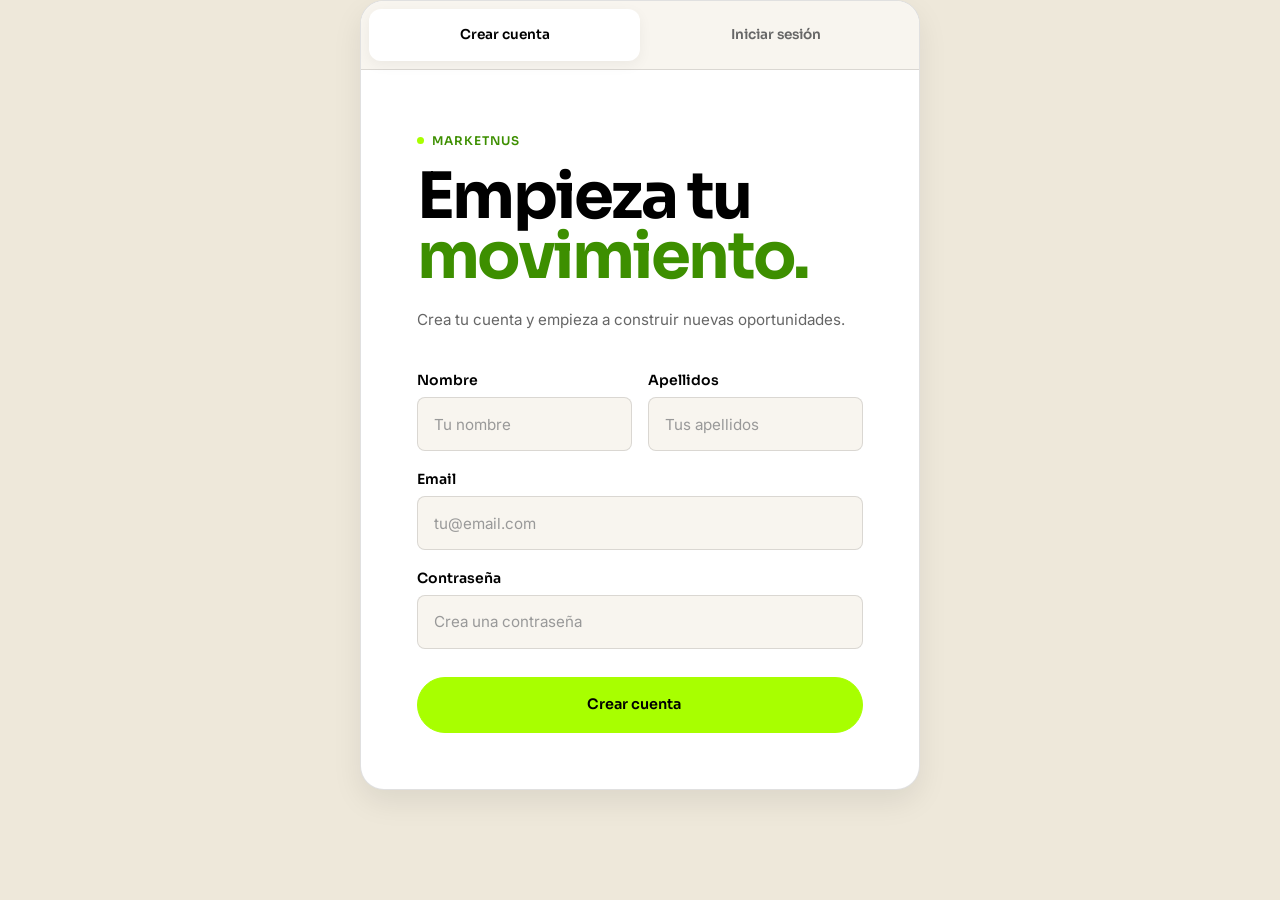
<file: registro-login.html>
<!DOCTYPE html>
<html lang="en">
<head>
    <meta charset="UTF-8">
    <meta name="viewport" content="width=device-width, initial-scale=1.0">
    <title>Iniciar Sesión | Registrar</title>

    <link rel="stylesheet" href="css/layout.css">
    <link rel="stylesheet" href="css/global.css">
    <link rel="stylesheet" href="css/registro-login.css">

    <link rel="stylesheet" href="css/responsive/phone.css">
</head>
<body>
    <div class="auth-form">

    <div class="auth-tabs">

        <button
            type="button"
            class="auth-tab is-active"
            data-auth-tab="register"
        >
            Crear cuenta
        </button>

        <button
            type="button"
            class="auth-tab"
            data-auth-tab="login"
        >
            Iniciar sesión
        </button>

    </div>


    <div class="auth-content">

        <!-- REGISTRO -->

        <div
            class="auth-panel is-active"
            id="register"
        >

            <div class="auth-heading">

                <span class="auth-label">
                    Marketnus
                </span>

                <h1>
                    Empieza tu
                    <span>movimiento.</span>
                </h1>

                <p>
                    Crea tu cuenta y empieza a construir
                    nuevas oportunidades.
                </p>

            </div>


            <form
                id="register-form"
                class="auth-form-fields"
            >

                <div class="auth-row">

                    <div class="field-wrap">

                        <label for="register-name">
                            Nombre
                        </label>

                        <input
                            type="text"
                            id="register-name"
                            name="name"
                            placeholder="Tu nombre"
                            autocomplete="given-name"
                            required
                        >

                    </div>


                    <div class="field-wrap">

                        <label for="register-surname">
                            Apellidos
                        </label>

                        <input
                            type="text"
                            id="register-surname"
                            name="surname"
                            placeholder="Tus apellidos"
                            autocomplete="family-name"
                            required
                        >

                    </div>

                </div>


                <div class="field-wrap">

                    <label for="register-email">
                        Email
                    </label>

                    <input
                        type="email"
                        id="register-email"
                        name="email"
                        placeholder="tu@email.com"
                        autocomplete="email"
                        required
                    >

                </div>


                <div class="field-wrap">

                    <label for="register-password">
                        Contraseña
                    </label>

                    <input
                        type="password"
                        id="register-password"
                        name="password"
                        placeholder="Crea una contraseña"
                        autocomplete="new-password"
                        required
                    >

                </div>


                <button
                    type="submit"
                    class="btn btn-primary auth-submit"
                >
                    <span>Crear cuenta</span>
                    <i class="bi bi-arrow-right"></i>
                </button>

            </form>

        </div>


        <!-- LOGIN -->

        <div
            class="auth-panel"
            id="login"
        >

            <div class="auth-heading">

                <span class="auth-label">
                    Bienvenido de nuevo
                </span>

                <h1>
                    Tu próximo
                    <span>movimiento.</span>
                </h1>

                <p>
                    Accede a tu cuenta para continuar
                    donde lo dejaste.
                </p>

            </div>


            <form
                id="login-form"
                class="auth-form-fields"
            >

                <div class="field-wrap">

                    <label for="login-email">
                        Email
                    </label>

                    <input
                        type="email"
                        id="login-email"
                        name="email"
                        placeholder="tu@email.com"
                        autocomplete="email"
                        required
                    >

                </div>


                <div class="field-wrap">

                    <label for="login-password">
                        Contraseña
                    </label>

                    <input
                        type="password"
                        id="login-password"
                        name="password"
                        placeholder="Tu contraseña"
                        autocomplete="current-password"
                        required
                    >

                </div>


                <div class="auth-forgot">

                    <a href="/recuperar-contraseña">
                        ¿Has olvidado tu contraseña?
                    </a>

                </div>


                <button
                    type="submit"
                    class="btn btn-primary auth-submit"
                >
                    <span>Iniciar sesión</span>
                    <i class="bi bi-arrow-right"></i>
                </button>

            </form>

        </div>

    </div>

</div>

<script src="js/auth.js"></script>
</body>
</html>
</file>
<file: css/layout.css>
@charset "UTF-8";

@import url('https://fonts.googleapis.com/css2?family=Sora:wght@400;500;600;700;800&display=swap');

@import url('https://fonts.googleapis.com/css2?family=Inter:wght@400;500;600;700;800&display=swap');

:root {

    /* -------------------------
       Brand colors
       ------------------------- */

    --green-lime: #A8FF00;
    --green-light: #8FE000;
    --green: #6FAF00;
    --green-mid: #3D8F00;
    --green-dark: #075A3D;
    --green-deep: #006B50;
    --green-black: #003F2D;

    --purple: #B82FFE;
    --purple-light: #C866FF;
    --purple-dark: #8C18C9;

    --beige: #EEE8DA;
    --beige-light: #F3EEE5;
    --beige-soft: #F8F5EF;

    --black: #000000;
    --charcoal: #161617;

    --white: #FFFFFF;
    --ivory: #FAF9F5;


    /* -------------------------
       Neutral colors
       ------------------------- */

    --gray-dark: #333333;
    --gray: #666666;
    --gray-light: #999999;
    --gray-soft: #D5D5D5;


    /* -------------------------
       Borders
       ------------------------- */

    --border: rgba(0, 0, 0, 0.12);
    --border-light: rgba(0, 0, 0, 0.07);
    --border-dark: rgba(255, 255, 255, 0.14);


    /* -------------------------
       Surfaces
       ------------------------- */

    --background: var(--beige);

    --surface: var(--white);
    --surface-light: var(--ivory);
    --surface-beige: var(--beige);

    --surface-green: var(--green-deep);
    --surface-dark: var(--black);


    /* -------------------------
       Text
       ------------------------- */

    --heading: var(--black);
    --text: var(--gray-dark);
    --text-light: var(--gray);
    --text-muted: var(--gray-light);


    /* -------------------------
       Typography
       ------------------------- */

    --font-heading: "Sora", sans-serif;
    --font-body: "Inter", sans-serif;


    /* -------------------------
       Font sizes
       ------------------------- */

    --fs-display: clamp(4rem, 8vw, 8rem);
    --fs-h1: clamp(3rem, 6vw, 6rem);
    --fs-h2: clamp(2.3rem, 3vw, 3rem);
    --fs-h3: clamp(1.4rem, 2vw, 1.8rem);
    --fs-h4: 1.25rem;

    --fs-large: 1.125rem;
    --fs-base: 1rem;
    --fs-small: 0.875rem;
    --fs-xs: 0.75rem;


    /* -------------------------
       Font weights
       ------------------------- */

    --fw-regular: 400;
    --fw-medium: 500;
    --fw-semibold: 600;
    --fw-bold: 700;
    --fw-extrabold: 800;


    /* -------------------------
       Letter spacing
       ------------------------- */

    --letter-spacing-tight: -0.04em;
    --letter-spacing-small: 0.02em;
    --letter-spacing: 0.08em;
    --letter-spacing-large: 0.16em;


    /* -------------------------
       Layout
       ------------------------- */

    --container-width: 1400px;
    --content-width: 760px;


    /* -------------------------
       Section spacing
       ------------------------- */

    --section-padding: clamp(5rem, 9vw, 9rem);
    --section-padding-small: clamp(4rem, 7vw, 6rem);


    /* -------------------------
       Spacing scale
       ------------------------- */

    --space-xs: 0.5rem;
    --space-sm: 0.75rem;
    --space-md: 1rem;
    --space-lg: 1.5rem;
    --space-xl: 2rem;
    --space-2xl: 3rem;
    --space-3xl: 5rem;


    /* -------------------------
       Border radius
       ------------------------- */

    --radius-sm: 0.5rem;
    --radius-md: 0.75rem;
    --radius-lg: 1rem;
    --radius-xl: 1.5rem;
    --radius-pill: 999px;


    /* -------------------------
       Shadows
       ------------------------- */

    --shadow-sm: 0 4px 14px rgba(0, 0, 0, 0.05);
    --shadow-md: 0 12px 30px rgba(0, 0, 0, 0.08);
    --shadow-lg: 0 20px 50px rgba(0, 0, 0, 0.10);


    /* -------------------------
       Effects
       ------------------------- */

    --blur: blur(14px);

    --transition-fast: 0.2s ease;
    --transition: 0.35s ease;
    --transition-slow: 0.7s ease;

    --easing: cubic-bezier(0.22, 1, 0.36, 1);
}


.header {
    position: relative;
    width: 100%;
    padding: 18px 0;

    z-index: 1000;
}

.header .container {
    position: relative;

    width: min(80%, 1500px);
    min-height: 86px;
    margin: 0 auto;
    padding: 0 3rem;

    display: grid;
    grid-template-columns: 0.7fr 2fr 1.1fr;
    align-items: center;

    background: var(--white);
    border-radius: 30px;

    box-shadow:
        0 8px 30px rgba(0, 0, 0, 0.08);
}


.header .container > a,
.header .container .navbar,
.header .container .navigation-actions {
    transform: translateX(10px);
}

.header > .container > a {
    position: relative;
    display: flex;
    align-items: center;
    left: -1rem;

    text-decoration: none;
}

.header > .container > a img {
    display: block;

    width: auto;
    height: 40px;
    margin-left: 2rem;
}

.menu-toggle,
.close-menu {
    display: none;

    align-items: center;
    justify-content: center;

    width: 42px;
    height: 42px;

    border: 0;
    border-radius: 50%;

    background: transparent;

    color: var(--black);

    cursor: pointer;
}

.navbar {
    position: relative;

    width: 100%;
    margin-left: 2rem;

    display: flex;
    align-items: center;
    justify-content: center;

    background: transparent;

    border-radius: var(--radius-pill)

}

.navbar > ul {
    position: relative;

    display: flex; 
    align-items: center; 
    justify-content: center;

    min-height: 64px;
    margin: 0; 

    padding: 0; 

    gap: 2.5rem; 
    list-style: none;

}

.navbar-item {
    position: relative;
    z-index: 2;

    width: 76px; 
    height: 64px; 

}

.navbar-link {
    position: relative;

    display: flex; 
    align-items: center; 
    justify-content: center; 

    flex-direction: column; 

    width: 100%; 
    height: 100%; 

    color: var(--black); 

    text-align: center; 

    transition: color var(--transition); 

}

.navbar-link .icon {
    position: absolute;

    top: 50%; 
    left: 50%; 

    display: flex; 
    align-items: center; 
    justify-content: center; 

    width: 40px; 
    height: 40px; 

    transform: translate(-50%, -50%); 

    transition: 
        transform var(--transition), 
        color var(--transition); 

}

.navbar-link .icon i {
    font-size: 1.15rem;

    color: var(--black); 

    transition: 
        color var(--transition), 
        transform var(--transition); 

}

.navbar-link .text {
    position: absolute;

    left: 50%; 
    bottom: 7px; 

    transform: translateX(-50%) translateY(8px); 

    color: var(--black); 

    font-family: var(--font-body); 
    font-size: 0.68rem; 
    font-weight: var(--fw-semibold); 

    white-space: nowrap; 

    transition: 
        opacity var(--transition), 
        transform var(--transition), 
        color var(--transition); 

}

/*GREEN CIRCLE*/

.indicator {
    position: absolute;
    z-index: 1;

    top: -20px; 
    left: 0px; 

    width: 64px; 
    height: 64px; 

    background: var(--green-lime); 

    border: 5px solid var(--white); 
    border-radius: 50%; 

    pointer-events: none; 

    opacity: 0; 

    transform: translateX(0); 

    transition: 
        transform var(--transition), 
        opacity var(--transition); 

}

/*HOVER CIRCLE*/

.navbar > ul:has(.navbar-item:hover) .indicator {
    opacity: 1;
}

.navbar > ul:has(.navbar-item:nth-child(1):hover) .indicator {
    transform: translateX(7px);
}

.navbar > ul:has(.navbar-item:nth-child(2):hover) .indicator {
    transform: translateX(123px);
}

.navbar > ul:has(.navbar-item:nth-child(3):hover) .indicator {
transform: translateX(238px);
}

.navbar > ul:has(.navbar-item:nth-child(4):hover) .indicator {
transform: translateX(353px);
}

.navbar > ul:has(.navbar-item:nth-child(5):hover) .indicator {
transform: translateX(469px);
}

.navbar-item:hover .navbar-link .icon {
transform: translate(-50%, -50%) translateY(-18px);
}

.navbar-item:hover .navbar-link .icon i {
color: var(--black);
}

.navbar-item:hover .navbar-link .text {
opacity: 1;

transform: translateX(-50%) translateY(0); 

}

.navbar-item:not(:hover) .navbar-link {
color: var(--black);
}


/*NAVBAR BTNS*/

.navigation-actions {

    position: relative;
    z-index: 2;

    display: flex;
    align-items: center;
    justify-content: flex-end;

    width: max-content;

    margin-top: 0;
    padding-left: 2rem;
    gap: 1.25rem;

    border-left: 1px solid var(--border);

    white-space: nowrap;

}

.navigation-login {

    display: flex;
    align-items: center;
    justify-content: center;

    gap: 0.45rem;

    height: 42px;
    padding: 0 1rem;
    margin-right: 2rem;

    color: var(--black);

    font-family: var(--font-body);
    font-size: var(--fs-xs);
    font-weight: var(--fw-semibold);

    border-radius: var(--radius-pill);

    white-space: nowrap;

    flex-shrink: 0;

    transition:
        color var(--transition-fast),
        background var(--transition-fast);

}

.navigation-login .icon {

    display: flex;

    align-items: center;

    justify-content: center;

}

.navigation-login i {

    font-size: 1rem;

}

.navigation-login:hover {

    color: var(--purple);

    background: var(--beige-light);

}

.navigation-register {

    display: flex;

    align-items: center;

    justify-content: center;

    gap: 0.45rem;

    height: 42px;

    margin-right: 0.35rem;

    padding: 0 1rem;

    color: var(--black);

    font-family: var(--font-body);

    font-size: var(--fs-xs);

    font-weight: var(--fw-semibold);

    background: var(--green-lime);

    border-radius: var(--radius-pill);

    transition:

        background var(--transition-fast),

        color var(--transition-fast),

        transform var(--transition-fast);

}

.navigation-register .icon {

    display: flex;

    align-items: center;

    justify-content: center;

}

.navigation-register i {

    font-size: 0.9rem;

    transition: transform var(--transition-fast);

}

.navigation-register:hover {

    color: var(--white);

    background: var(--black);

    transform: translateY(-2px);

}

.navigation-register:hover i {

    transform: translateX(3px);

}


/*BTNS*/



/*FOOTER*/

.footer {
    position: relative;
    width: 100%;

    background: var(--beige);
    color: var(--gray-dark);

    border-top: 1px solid var(--border-light);
}

.footer-container {
    width: min(92%, var(--container-width));
    margin-inline: auto;

    display: grid;
    grid-template-columns:
        1.8fr
        1fr
        1fr
        1.1fr
        1.8fr;

    gap: 3rem;

    padding: 4rem 0 3.5rem;
}

.footer-brand {
    display: flex;
    flex-direction: column;
    align-items: flex-start;
}


.footer-brand-link {
    display: inline-flex;
    align-items: center;

    width: fit-content;

    margin-bottom: .65rem;
}


.footer-logo {
    width: 160px;
    height: auto;

    object-fit: contain;
}

.footer-tagline {
    margin-bottom: 1.2rem;

    color: var(--gray);

    font-family: var(--font-body);
    font-size: .75rem;
    font-weight: var(--fw-regular);
    line-height: 1.4;
}

.footer-socials {
    display: flex;
    align-items: center;
    gap: .95rem;
}


.footer-social {
    display: inline-flex;
    align-items: center;
    justify-content: center;

    width: 24px;
    height: 24px;

    color: var(--black);

    font-size: 1rem;

    transition:
        color var(--transition-fast),
        transform var(--transition-fast);
}

.footer-social:hover {
    color: var(--green-deep);

    transform: translateY(-2px);
}

.footer-column {
    min-width: 0;
}


.footer-column-title {
    margin: 0 0 1rem;

    color: var(--black);

    font-family: var(--font-body);
    font-size: .9rem;
    font-weight: var(--fw-bold);
    line-height: 1.2;

    letter-spacing: -.01em;
}

.footer-links {
    display: flex;
    flex-direction: column;
    gap: .35rem;
}


.footer-links li {
    margin: 0;
    padding: 0;
}


.footer-links a {
    position: relative;

    display: inline-block;

    color: var(--gray);

    font-family: var(--font-body);
    font-size: .85rem;
    font-weight: var(--fw-regular);
    line-height: 1.5;

    transition:
        color var(--transition-fast),
        transform var(--transition-fast);
}

.footer-links a:hover {
    color: var(--black);

    transform: translateX(3px);
}

.footer-newsletter {
    min-width: 0;
}


.footer-newsletter-description {
    max-width: 240px;

    margin-bottom: 1rem;

    color: var(--gray);

    font-family: var(--font-body);
    font-size: .9rem;
    line-height: 1.55;
}

.newsletter-form {
    position: relative;

    display: flex;
    align-items: center;

    width: 100%;
    max-width: 255px;

    min-height: 40px;

    border: 1px solid rgba(0, 0, 0, .08);
    border-radius: var(--radius-pill);

    background: rgba(255, 255, 255, .55);

    overflow: hidden;

    transition:
        border-color var(--transition-fast),
        background var(--transition-fast);
}

.newsletter-form:focus-within {
    border-color: rgba(0, 0, 0, .2);

    background: var(--white);
}

.newsletter-input {
    width: 100%;
    min-width: 0;
    height: 40px;

    padding: 0 3.25rem 0 1rem;

    border: 0;
    outline: 0;

    background: transparent;

    color: var(--black);

    font-family: var(--font-body);
    font-size: .78rem;
}


.newsletter-input::placeholder {
    color: var(--gray-light);
    opacity: 1;
}

.newsletter-submit {
    position: absolute;
    top: 4px;
    right: 4px;

    display: flex;
    align-items: center;
    justify-content: center;

    width: 32px;
    height: 32px;

    border-radius: 50%;

    background: var(--green-lime);
    color: var(--black);

    font-size: .85rem;

    transition:
        background var(--transition-fast),
        transform var(--transition-fast);
}

.newsletter-submit:hover {
    background: var(--black);
    color: var(--white);

    transform: translateX(2px);
}

.footer-newsletter-note {
    display: flex;
    align-items: center;
    gap: .65rem;

    margin-top: 2.3rem;

    color: var(--gray);

    font-family: var(--font-body);
    font-size: .8rem;
    line-height: 1.4;
}


.footer-newsletter-dot {
    position: relative;

    display: inline-block;

    width: 24px;
    height: 1px;

    flex: 0 0 24px;

    background: var(--green-lime);
}

.footer-newsletter-dot::after {
    content: "";

    position: absolute;
    top: 50%;
    right: 0;

    width: 7px;
    height: 7px;

    border-radius: 50%;

    background: var(--green-lime);

    transform: translateY(-50%);
}

.footer-bottom {
    width: min(92%, var(--container-width));
    margin-inline: auto;

    display: flex;
    align-items: center;
    justify-content: space-between;

    min-height: 58px;

    border-top: 1px solid var(--border-light);
}


.footer-copyright {
    color: var(--gray);

    font-family: var(--font-body);
    font-size: .68rem;
    line-height: 1.4;
}


.footer-bottom-links {
    display: flex;
    align-items: center;
    gap: 1.5rem;
}


.footer-bottom-links a {
    color: var(--gray);

    font-family: var(--font-body);
    font-size: .68rem;
    line-height: 1.4;

    transition: color var(--transition-fast);
}


.footer-bottom-links a:hover {
    color: var(--black);
}
</file>
<file: css/global.css>
@charset "UTF-8";

@import url('https://fonts.googleapis.com/css2?family=Sora:wght@400;500;600;700;800&display=swap');

@import url('https://fonts.googleapis.com/css2?family=Inter:wght@400;500;600;700;800&display=swap');

:root {

    /* -------------------------
       Brand colors
       ------------------------- */

    --green-lime: #A8FF00;
    --green-light: #8FE000;
    --green: #6FAF00;
    --green-mid: #3D8F00;
    --green-dark: #075A3D;
    --green-deep: #006B50;
    --green-black: #003F2D;

    --purple: #a72ae7;
    --purple-light: #C866FF;
    --purple-dark: #991beb;

    --beige: #EEE8DA;
    --beige-light: #F3EEE5;
    --beige-soft: #F8F5EF;

    --black: #000000;
    --charcoal: #161617;

    --white: #FFFFFF;
    --ivory: #FAF9F5;


    /* -------------------------
       Neutral colors
       ------------------------- */

    --gray-dark: #333333;
    --gray: #666666;
    --gray-light: #999999;
    --gray-soft: #D5D5D5;


    /* -------------------------
       Borders
       ------------------------- */

    --border: rgba(0, 0, 0, 0.12);
    --border-light: rgba(0, 0, 0, 0.07);
    --border-dark: rgba(255, 255, 255, 0.14);


    /* -------------------------
       Surfaces
       ------------------------- */

    --background: var(--beige);

    --surface: var(--white);
    --surface-light: var(--ivory);
    --surface-beige: var(--beige);

    --surface-green: var(--green-deep);
    --surface-dark: var(--black);


    /* -------------------------
       Text
       ------------------------- */

    --heading: var(--black);
    --text: var(--gray-dark);
    --text-light: var(--gray);
    --text-muted: var(--gray-light);


    /* -------------------------
       Typography
       ------------------------- */

    --font-heading: "Sora", sans-serif;
    --font-body: "Inter", sans-serif;


    /* -------------------------
       Font sizes
       ------------------------- */

    --fs-display: clamp(4rem, 8vw, 8rem);
    --fs-h1: clamp(3rem, 6vw, 6rem);
    --fs-h2: clamp(2.3rem, 3vw, 3rem);
    --fs-h3: clamp(1.4rem, 2vw, 1.8rem);
    --fs-h4: 1.25rem;

    --fs-large: 1.125rem;
    --fs-base: 1rem;
    --fs-small: 0.875rem;
    --fs-xs: 0.75rem;


    /* -------------------------
       Font weights
       ------------------------- */

    --fw-regular: 400;
    --fw-medium: 500;
    --fw-semibold: 600;
    --fw-bold: 700;
    --fw-extrabold: 800;


    /* -------------------------
       Letter spacing
       ------------------------- */

    --letter-spacing-tight: -0.04em;
    --letter-spacing-small: 0.02em;
    --letter-spacing: 0.08em;
    --letter-spacing-large: 0.16em;


    /* -------------------------
       Layout
       ------------------------- */

    --container-width: 1400px;
    --content-width: 760px;


    /* -------------------------
       Section spacing
       ------------------------- */

    --section-padding: clamp(5rem, 9vw, 9rem);
    --section-padding-small: clamp(4rem, 7vw, 6rem);


    /* -------------------------
       Spacing scale
       ------------------------- */

    --space-xs: 0.5rem;
    --space-sm: 0.75rem;
    --space-md: 1rem;
    --space-lg: 1.5rem;
    --space-xl: 2rem;
    --space-2xl: 3rem;
    --space-3xl: 5rem;


    /* -------------------------
       Border radius
       ------------------------- */

    --radius-sm: 0.5rem;
    --radius-md: 0.75rem;
    --radius-lg: 1rem;
    --radius-xl: 1.5rem;
    --radius-pill: 999px;


    /* -------------------------
       Shadows
       ------------------------- */

    --shadow-sm: 0 4px 14px rgba(0, 0, 0, 0.05);
    --shadow-md: 0 12px 30px rgba(0, 0, 0, 0.08);
    --shadow-lg: 0 20px 50px rgba(0, 0, 0, 0.10);


    /* -------------------------
       Effects
       ------------------------- */

    --blur: blur(14px);

    --transition-fast: 0.2s ease;
    --transition: 0.35s ease;
    --transition-slow: 0.7s ease;

    --easing: cubic-bezier(0.22, 1, 0.36, 1);
}


*,
*::before,
*::after {
    margin: 0;
    padding: 0;
    box-sizing: border-box;
}


html {
    scroll-behavior: smooth;
    font-size: 100%;
    -webkit-text-size-adjust: 100%;
}


body {
    min-height: 100vh;

    margin: 0;
    padding: 0;

    font-family: var(--font-body);
    font-size: var(--fs-base);
    font-weight: var(--fw-regular);
    line-height: 1.6;

    color: var(--text);
    background: var(--background);

    overflow-x: hidden;

    -webkit-font-smoothing: antialiased;
    -moz-osx-font-smoothing: grayscale;

    text-rendering: optimizeLegibility;
}


h1,
h2,
h3,
h4,
h5,
h6 {
    margin: 0;

    font-family: var(--font-heading);
    font-weight: var(--fw-bold);
    line-height: 1.1;
    letter-spacing: var(--letter-spacing-tight);

    color: var(--heading);
}



p {
    margin: 0;
}

strong,
b {
    font-weight: var(--fw-bold);
}


a {
    color: inherit;
    text-decoration: none;
}

a:hover {
    text-decoration: none;
}


img {
    display: block;
    max-width: 100%;
    height: auto;
}

svg {
    display: block;
    max-width: 100%;
}

picture {
    display: block;
}


ul,
ol {
    margin: 0;
    padding: 0;
    list-style: none;
}


button,
input,
textarea,
select {
    font: inherit;
}

button {
    border: 0;
    margin: 0;
    padding: 0;

    background: none;

    cursor: pointer;
}

input,
textarea,
select {
    margin: 0;
}

textarea {
    resize: vertical;
}


section {
    position: relative;
    width: 100%;
}

.container {
    width: min(92%, var(--container-width));
    margin-inline: auto;
}


:focus-visible {
    outline: 2px solid var(--green-lime);
    outline-offset: 4px;
}


::selection {
    color: var(--black);
    background: var(--green-lime);
}

::-webkit-scrollbar {
    width: 8px;
}

::-webkit-scrollbar-track {
    background: var(--beige);
}

::-webkit-scrollbar-thumb {
    background: var(--green-deep);
    border-radius: var(--radius-pill);
}

::-webkit-scrollbar-thumb:hover {
    background: var(--green);
}



/* =========================================
   RESPONSIVE GLOBAL — MARKETNUS
   ========================================= */


/* Evitar desbordamientos horizontales */

html,
body {
    width: 100%;
    max-width: 100%;
}

body {
    overflow-x: clip;
}

img,
svg,
video,
canvas {
    max-width: 100%;
}


/* =========================================
   TABLETS Y PORTÁTILES
   ========================================= */

@media (max-width: 1024px) {

    :root {
        --container-width: 1400px;

        --fs-display: clamp(3.5rem, 7vw, 6rem);
        --fs-h1: clamp(3rem, 5.5vw, 4.5rem);
        --fs-h2: clamp(2.1rem, 4vw, 3rem);
        --fs-h3: clamp(1.3rem, 2.5vw, 1.7rem);

        --section-padding: clamp(4rem, 8vw, 6rem);
        --section-padding-small: clamp(3rem, 6vw, 4.5rem);
    }

    .container {
        width: 90%;
    }

    body {
        font-size: 0.95rem;
    }
}


/* =========================================
   TABLETS
   ========================================= */

@media (max-width: 768px) {

    :root {
        --fs-display: clamp(3rem, 9vw, 4.8rem);
        --fs-h1: clamp(2.6rem, 8vw, 3.8rem);
        --fs-h2: clamp(2rem, 6vw, 2.8rem);
        --fs-h3: clamp(1.25rem, 4vw, 1.6rem);
        --fs-h4: 1.15rem;

        --fs-large: 1.05rem;
        --fs-base: 0.95rem;
        --fs-small: 0.85rem;
        --fs-xs: 0.72rem;

        --section-padding: 4rem;
        --section-padding-small: 3rem;

        --space-2xl: 2.5rem;
        --space-3xl: 3.5rem;
    }

    .container {
        width: 90%;
    }

    body {
        font-size: var(--fs-base);
        line-height: 1.65;
    }

    h1,
    h2,
    h3,
    h4,
    h5,
    h6 {
        overflow-wrap: break-word;
    }

    img {
        height: auto;
    }

    button,
    input,
    textarea,
    select {
        max-width: 100%;
    }
}


/* =========================================
   MÓVILES
   ========================================= */

@media (max-width: 600px) {

    :root {
        --fs-display: clamp(2.7rem, 12vw, 4rem);
        --fs-h1: clamp(2.4rem, 10vw, 3.4rem);
        --fs-h2: clamp(1.9rem, 8vw, 2.6rem);
        --fs-h3: clamp(1.2rem, 5vw, 1.5rem);
        --fs-h4: 1.1rem;

        --fs-large: 1rem;
        --fs-base: 0.9rem;
        --fs-small: 0.8rem;
        --fs-xs: 0.68rem;

        --section-padding: 3.25rem;
        --section-padding-small: 2.5rem;

        --space-lg: 1.25rem;
        --space-xl: 1.5rem;
        --space-2xl: 2rem;
        --space-3xl: 3rem;
    }

    html {
        font-size: 100%;
        scroll-behavior: auto;
    }

    body {
        font-size: var(--fs-base);
        line-height: 1.65;
    }

    .container {
        width: 88%;
    }

    section {
        scroll-margin-top: 80px;
    }

    p {
        overflow-wrap: break-word;
    }

    button,
    input,
    textarea,
    select {
        font-size: 16px;
    }

    :focus-visible {
        outline-offset: 3px;
    }

    ::-webkit-scrollbar {
        width: 4px;
    }
}


/* =========================================
   MÓVILES PEQUEÑOS
   ========================================= */

@media (max-width: 380px) {

    :root {
        --fs-display: 2.5rem;
        --fs-h1: 2.25rem;
        --fs-h2: 1.8rem;
        --fs-h3: 1.15rem;
        --fs-h4: 1.05rem;

        --fs-large: 0.95rem;
        --fs-base: 0.875rem;
        --fs-small: 0.78rem;
        --fs-xs: 0.65rem;

        --section-padding: 2.75rem;
        --section-padding-small: 2.25rem;

        --space-2xl: 1.75rem;
        --space-3xl: 2.5rem;
    }

    .container {
        width: 90%;
    }

    body {
        line-height: 1.6;
    }
}


/* =========================================
   ACCESIBILIDAD
   ========================================= */

@media (prefers-reduced-motion: reduce) {

    *,
    *::before,
    *::after {
        scroll-behavior: auto !important;
        animation-duration: 0.01ms !important;
        animation-iteration-count: 1 !important;
        transition-duration: 0.01ms !important;
    }
}
</file>
<file: css/registro-login.css>
@charset "UTF-8";

@import url('https://fonts.googleapis.com/css2?family=Sora:wght@400;500;600;700;800&display=swap');

@import url('https://fonts.googleapis.com/css2?family=Inter:wght@400;500;600;700;800&display=swap');

:root {

    /* -------------------------
       Brand colors
       ------------------------- */

    --green-lime: #A8FF00;
    --green-light: #8FE000;
    --green: #6FAF00;
    --green-mid: #3D8F00;
    --green-dark: #075A3D;
    --green-deep: #006B50;
    --green-black: #003F2D;

    --purple: #B82FFE;
    --purple-light: #C866FF;
    --purple-dark: #8C18C9;

    --beige: #EEE8DA;
    --beige-light: #F3EEE5;
    --beige-soft: #F8F5EF;

    --black: #000000;
    --charcoal: #161617;

    --white: #FFFFFF;
    --ivory: #FAF9F5;


    /* -------------------------
       Neutral colors
       ------------------------- */

    --gray-dark: #333333;
    --gray: #666666;
    --gray-light: #999999;
    --gray-soft: #D5D5D5;


    /* -------------------------
       Borders
       ------------------------- */

    --border: rgba(0, 0, 0, 0.12);
    --border-light: rgba(0, 0, 0, 0.07);
    --border-dark: rgba(255, 255, 255, 0.14);


    /* -------------------------
       Surfaces
       ------------------------- */

    --background: var(--beige);

    --surface: var(--white);
    --surface-light: var(--ivory);
    --surface-beige: var(--beige);

    --surface-green: var(--green-deep);
    --surface-dark: var(--black);


    /* -------------------------
       Text
       ------------------------- */

    --heading: var(--black);
    --text: var(--gray-dark);
    --text-light: var(--gray);
    --text-muted: var(--gray-light);


    /* -------------------------
       Typography
       ------------------------- */

    --font-heading: "Sora", sans-serif;
    --font-body: "Inter", sans-serif;


    /* -------------------------
       Font sizes
       ------------------------- */

    --fs-display: clamp(4rem, 8vw, 8rem);
    --fs-h1: clamp(4rem, 6vw, 5rem);
    --fs-h2: clamp(2.3rem, 3vw, 3rem);
    --fs-h3: clamp(1.4rem, 2vw, 1.8rem);
    --fs-h4: 1.25rem;

    --fs-large: 1.125rem;
    --fs-base: 1rem;
    --fs-small: 0.875rem;
    --fs-xs: 0.75rem;


    /* -------------------------
       Font weights
       ------------------------- */

    --fw-regular: 400;
    --fw-medium: 500;
    --fw-semibold: 600;
    --fw-bold: 700;
    --fw-extrabold: 800;


    /* -------------------------
       Letter spacing
       ------------------------- */

    --letter-spacing-tight: -0.04em;
    --letter-spacing-small: 0.02em;
    --letter-spacing: 0.08em;
    --letter-spacing-large: 0.16em;


    /* -------------------------
       Layout
       ------------------------- */

    --container-width: 1400px;
    --content-width: 760px;


    /* -------------------------
       Section spacing
       ------------------------- */

    --section-padding: clamp(5rem, 9vw, 9rem);
    --section-padding-small: clamp(4rem, 7vw, 6rem);


    /* -------------------------
       Spacing scale
       ------------------------- */

    --space-xs: 0.5rem;
    --space-sm: 0.75rem;
    --space-md: 1rem;
    --space-lg: 1.5rem;
    --space-xl: 2rem;
    --space-2xl: 3rem;
    --space-3xl: 5rem;


    /* -------------------------
       Border radius
       ------------------------- */

    --radius-sm: 0.5rem;
    --radius-md: 0.75rem;
    --radius-lg: 1rem;
    --radius-xl: 1.5rem;
    --radius-pill: 999px;


    /* -------------------------
       Shadows
       ------------------------- */

    --shadow-sm: 0 4px 14px rgba(0, 0, 0, 0.05);
    --shadow-md: 0 12px 30px rgba(0, 0, 0, 0.08);
    --shadow-lg: 0 20px 50px rgba(0, 0, 0, 0.10);


    /* -------------------------
       Effects
       ------------------------- */

    --blur: blur(14px);

    --transition-fast: 0.2s ease;
    --transition: 0.35s ease;
    --transition-slow: 0.7s ease;

    --easing: cubic-bezier(0.22, 1, 0.36, 1);
}




.auth-form {
    width: min(100%, 560px);
    margin-inline: auto;
    background: var(--white);
    border: 1px solid var(--border);
    border-radius: var(--radius-xl);
    overflow: hidden;
    box-shadow: var(--shadow-md);
}

.auth-tabs {
    display: grid;
    grid-template-columns: repeat(2, 1fr);
    width: 100%;
    padding: .5rem;
    background: var(--beige-soft);
    border-bottom: 1px solid var(--border);
}


.auth-tab {
    position: relative;
    min-height: 52px;
    padding: .8rem 1rem;

    font-family: var(--font-heading);
    font-size: .85rem;
    font-weight: var(--fw-semibold);
    line-height: 1;
    color: var(--gray);

    border-radius: var(--radius-md);

    transition:
        color var(--transition-fast),
        background var(--transition-fast),
        transform var(--transition-fast);
}

.auth-tab:hover {
    color: var(--black);
}

.auth-tab.is-active {
    color: var(--black);
    background: var(--white);
    box-shadow: var(--shadow-sm);
}

.auth-content {
    position: relative;
    width: 100%;
}

.auth-panel {
    display: none;
    width: 100%;
    padding: clamp(2rem, 5vw, 3.5rem);
}

.auth-panel.is-active {
    display: block;
}

.auth-heading {
    margin-bottom: 2.5rem;
}

.auth-label {
    display: inline-flex;
    align-items: center;
    gap: .5rem;

    margin-bottom: 1.25rem;

    font-family: var(--font-heading);
    font-size: var(--fs-xs);
    font-weight: var(--fw-semibold);
    line-height: 1;
    letter-spacing: var(--letter-spacing);
    text-transform: uppercase;
    color: var(--green-mid);
}

.auth-label::before {
    content: "";
    width: 7px;
    height: 7px;

    background: var(--green-lime);
    border-radius: 50%;
}

.auth-heading h1 {
    max-width: 480px;

    font-family: var(--font-heading);
    font-size: clamp(2.5rem, 5vw, 4.2rem);
    font-weight: var(--fw-bold);
    line-height: .95;
    letter-spacing: var(--letter-spacing-tight);
    color: var(--black);
}

.auth-heading h1 span {
    display: block;
    color: var(--green-mid);
}

.auth-heading p {
    max-width: 430px;
    margin-top: 1.25rem;

    font-family: var(--font-body);
    font-size: .95rem;
    line-height: 1.6;
    color: var(--gray);
}


.auth-form-fields {
    display: flex;
    flex-direction: column;
    gap: 1.25rem;
}

.auth-row {
    display: grid;
    grid-template-columns: repeat(2, 1fr);
    gap: 1rem;
}

.field-wrap {
    display: flex;
    flex-direction: column;
    gap: .5rem;
}

.field-wrap label {
    font-family: var(--font-heading);
    font-size: var(--fs-small);
    font-weight: var(--fw-semibold);
    line-height: 1.2;
    color: var(--black);
}

.field-wrap input {
    width: 100%;
    height: 54px;
    padding: 0 1rem;

    font-family: var(--font-body);
    font-size: .95rem;
    font-weight: var(--fw-regular);
    color: var(--black);

    background: var(--beige-soft);
    border: 1px solid var(--border);
    border-radius: var(--radius-sm);

    outline: none;

    transition:
        background var(--transition-fast),
        border-color var(--transition-fast),
        box-shadow var(--transition-fast);
}

.field-wrap input::placeholder {
    color: var(--gray-light);
}

.field-wrap input:hover {
    border-color: rgba(0, 0, 0, .2);
}

.field-wrap input:focus {
    background: var(--white);
    border-color: var(--green-deep);
    box-shadow: 0 0 0 3px rgba(168, 255, 0, .18);
}

.auth-forgot {
    display: flex;
    justify-content: flex-end;
    margin-top: -.35rem;
}

.auth-forgot a {
    font-family: var(--font-body);
    font-size: var(--fs-small);
    font-weight: var(--fw-medium);
    color: var(--gray);

    text-decoration: underline;
    text-decoration-thickness: 1px;
    text-underline-offset: 3px;

    transition:
        color var(--transition-fast);
}

.auth-forgot a:hover {
    color: var(--purple);
}

.auth-submit {
    display: inline-flex;
    align-items: center;
    justify-content: center;
    gap: .75rem;

    width: 100%;
    min-height: 56px;
    margin-top: .5rem;
    padding: 0 1.5rem;

    font-family: var(--font-heading);
    font-size: .9rem;
    font-weight: var(--fw-semibold);
    color: var(--black);

    background: var(--green-lime);
    border: 1px solid var(--green-lime);
    border-radius: var(--radius-pill);

    cursor: pointer;

    transition:
        background var(--transition-fast),
        color var(--transition-fast),
        border-color var(--transition-fast),
        transform var(--transition-fast),
        box-shadow var(--transition-fast);
}

.auth-submit i {
    font-size: 1.05rem;
    transition: transform var(--transition-fast);
}

.auth-submit:hover {
    background: var(--black);
    border-color: var(--black);
    color: var(--white);
    transform: translateY(-2px);
    box-shadow: var(--shadow-md);
}

.auth-submit:hover i {
    transform: translateX(5px);
}

.auth-submit:active {
    transform: translateY(0);
}




/* =========================================
   RESPONSIVE — AUTH FORM
========================================= */

.auth-form,
.auth-content,
.auth-panel,
.auth-form-fields,
.auth-row,
.field-wrap {
    min-width: 0;
    box-sizing: border-box;
}

.auth-form input,
.auth-form button {
    box-sizing: border-box;
}

/* =========================================
   TABLETS — 768px
========================================= */

@media (max-width: 768px) {

    .auth-form {
        width: min(100%, 560px);
        border-radius: var(--radius-lg);
    }

    .auth-tabs {
        padding: 0.4rem;
    }

    .auth-tab {
        min-height: 48px;
        padding: 0.75rem 0.6rem;
        font-size: 0.82rem;
    }

    .auth-panel {
        padding: clamp(1.75rem, 5vw, 2.5rem);
    }

    .auth-heading {
        margin-bottom: 2rem;
    }

    .auth-heading h1 {
        font-size: clamp(2.4rem, 6vw, 3.5rem);
        line-height: 1;
        overflow-wrap: break-word;
    }

    .auth-heading p {
        max-width: 100%;
        font-size: 0.92rem;
    }

    .auth-row {
        gap: 0.85rem;
    }

    .field-wrap input {
        height: 52px;
        font-size: 16px;
    }

    .auth-submit {
        min-height: 54px;
    }
}

/* =========================================
   MÓVILES — 600px
========================================= */

@media (max-width: 600px) {

    .auth-form {
        width: 100%;
        border-radius: var(--radius-md);
    }

    .auth-tabs {
        gap: 0.25rem;
        padding: 0.35rem;
    }

    .auth-tab {
        min-width: 0;
        min-height: 46px;
        padding: 0.7rem 0.4rem;
        font-size: 0.78rem;
        overflow-wrap: break-word;
    }

    .auth-panel {
        padding: 1.5rem;
    }

    .auth-heading {
        margin-bottom: 1.75rem;
    }

    .auth-label {
        margin-bottom: 1rem;
        font-size: var(--fs-xs);
    }

    .auth-heading h1 {
        font-size: clamp(2.2rem, 9vw, 3.2rem);
        line-height: 1;
        letter-spacing: -0.035em;
    }

    .auth-heading p {
        margin-top: 1rem;
        font-size: 0.9rem;
        line-height: 1.65;
    }

    .auth-form-fields {
        gap: 1.1rem;
    }

    /* Apilar campos de nombre y apellidos */
    .auth-row {
        grid-template-columns: minmax(0, 1fr);
        gap: 1.1rem;
    }

    .field-wrap {
        gap: 0.45rem;
    }

    .field-wrap label {
        font-size: 0.85rem;
    }

    .field-wrap input {
        width: 100%;
        height: 50px;
        padding-inline: 0.9rem;
        font-size: 16px;
    }

    .auth-forgot {
        margin-top: -0.25rem;
    }

    .auth-forgot a {
        font-size: 0.82rem;
    }

    .auth-submit {
        width: 100%;
        min-height: 52px;
        margin-top: 0.25rem;
        padding-inline: 1rem;
        font-size: 0.85rem;
    }
}

/* =========================================
   MÓVILES PEQUEÑOS — 380px
========================================= */

@media (max-width: 380px) {

    .auth-panel {
        padding: 1.15rem;
    }

    .auth-tabs {
        padding: 0.3rem;
    }

    .auth-tab {
        min-height: 44px;
        padding-inline: 0.25rem;
        font-size: 0.73rem;
    }

    .auth-heading {
        margin-bottom: 1.5rem;
    }

    .auth-heading h1 {
        font-size: 2.15rem;
    }

    .auth-heading p {
        font-size: 0.87rem;
    }

    .auth-form-fields,
    .auth-row {
        gap: 1rem;
    }

    .field-wrap input {
        padding-inline: 0.75rem;
    }

    .auth-submit {
        gap: 0.5rem;
        font-size: 0.82rem;
    }
}

/* =========================================
   ACCESIBILIDAD — MOVIMIENTO REDUCIDO
========================================= */

@media (prefers-reduced-motion: reduce) {

    .auth-tab,
    .field-wrap input,
    .auth-forgot a,
    .auth-submit,
    .auth-submit i {
        transition: none !important;
    }

    .auth-submit:hover,
    .auth-submit:hover i {
        transform: none;
    }
}
</file>
<file: css/responsive/phone.css>
/* =========================================================
   MÓVIL
   ========================================================= */

@media (max-width: 600px) {

    /* HEADER */

    .header {
        padding: 10px 0;
    }

    .header .container {
        width: calc(100% - 24px);
        min-height: 64px;

        padding: 0 1rem;

        border-radius: 20px;
    }

    .header > .container > a img {
        height: 30px;
    }

    .menu-toggle,
    .close-menu {
        width: 40px;
        height: 40px;
    }

    .menu-toggle.active {
    display: none;
    }

    .navbar {
        width: min(340px, 88vw);
        padding: 5.5rem 1.25rem 1.5rem;
    }


    /* FOOTER */

    .footer-container {
        width: calc(100% - 40px);

        grid-template-columns: repeat(2, minmax(0, 1fr));

        gap: 2rem 1.25rem;

        padding: 3rem 0 2rem;
    }

    .footer-brand {
        grid-column: 1 / -1;
    }

    .footer-logo {
        width: 135px;
    }

    .footer-tagline {
        max-width: 280px;
        font-size: .75rem;
    }

    .footer-column-title {
        margin-bottom: .85rem;
        font-size: .85rem;
    }

    .footer-links {
        gap: .5rem;
    }

    .footer-links a {
        font-size: .8rem;
        overflow-wrap: anywhere;
    }

    .footer-newsletter {
        grid-column: 1 / -1;

        padding-top: 1rem;
        border-top: 1px solid var(--border-light);
    }

    .footer-newsletter-description {
        max-width: 320px;
        font-size: .85rem;
    }

    .newsletter-form {
        max-width: 100%;
    }

    .footer-newsletter-note {
        margin-top: 1.25rem;
        font-size: .75rem;
    }

    .footer-bottom {
        width: calc(100% - 40px);

        flex-direction: column;
        align-items: flex-start;
        justify-content: center;

        gap: 1rem;

        padding: 1.25rem 0;
    }

    .footer-copyright {
        font-size: .68rem;
    }

    .footer-bottom-links {
        flex-wrap: wrap;
        gap: .65rem 1rem;
    }

    .footer-bottom-links a {
        font-size: .68rem;
    }

}


/* =========================================================
   MÓVILES PEQUEÑOS
   ========================================================= */

@media (max-width: 380px) {

    .header .container {
        padding-inline: .75rem;
    }

    .header > .container > a img {
        height: 27px;
    }

    .navbar {
        width: 90vw;
        padding-inline: 1rem;
    }

    .footer-container {
        grid-template-columns: 1fr;
        gap: 1.75rem;
    }

    .footer-brand,
    .footer-newsletter {
        grid-column: auto;
    }

    .footer-logo {
        width: 125px;
    }

    .footer-bottom-links {
        gap: .65rem .85rem;
    }

}


/* =========================================================
   ACCESIBILIDAD
   ========================================================= */

@media (prefers-reduced-motion: reduce) {

    .navbar,
    .navbar-link,
    .navbar-link .icon,
    .navbar-link .text,
    .navigation-login,
    .navigation-register,
    .navigation-register i,
    .footer-social,
    .footer-links a,
    .footer-bottom-links a,
    .newsletter-form,
    .newsletter-submit {
        transition: none !important;
    }

}

.menu-toggle.active {
    display: none;
}

.navbar .close-menu {
    display: none;
}

.navbar.active .close-menu {
    display: inline-flex;
}
</file>
